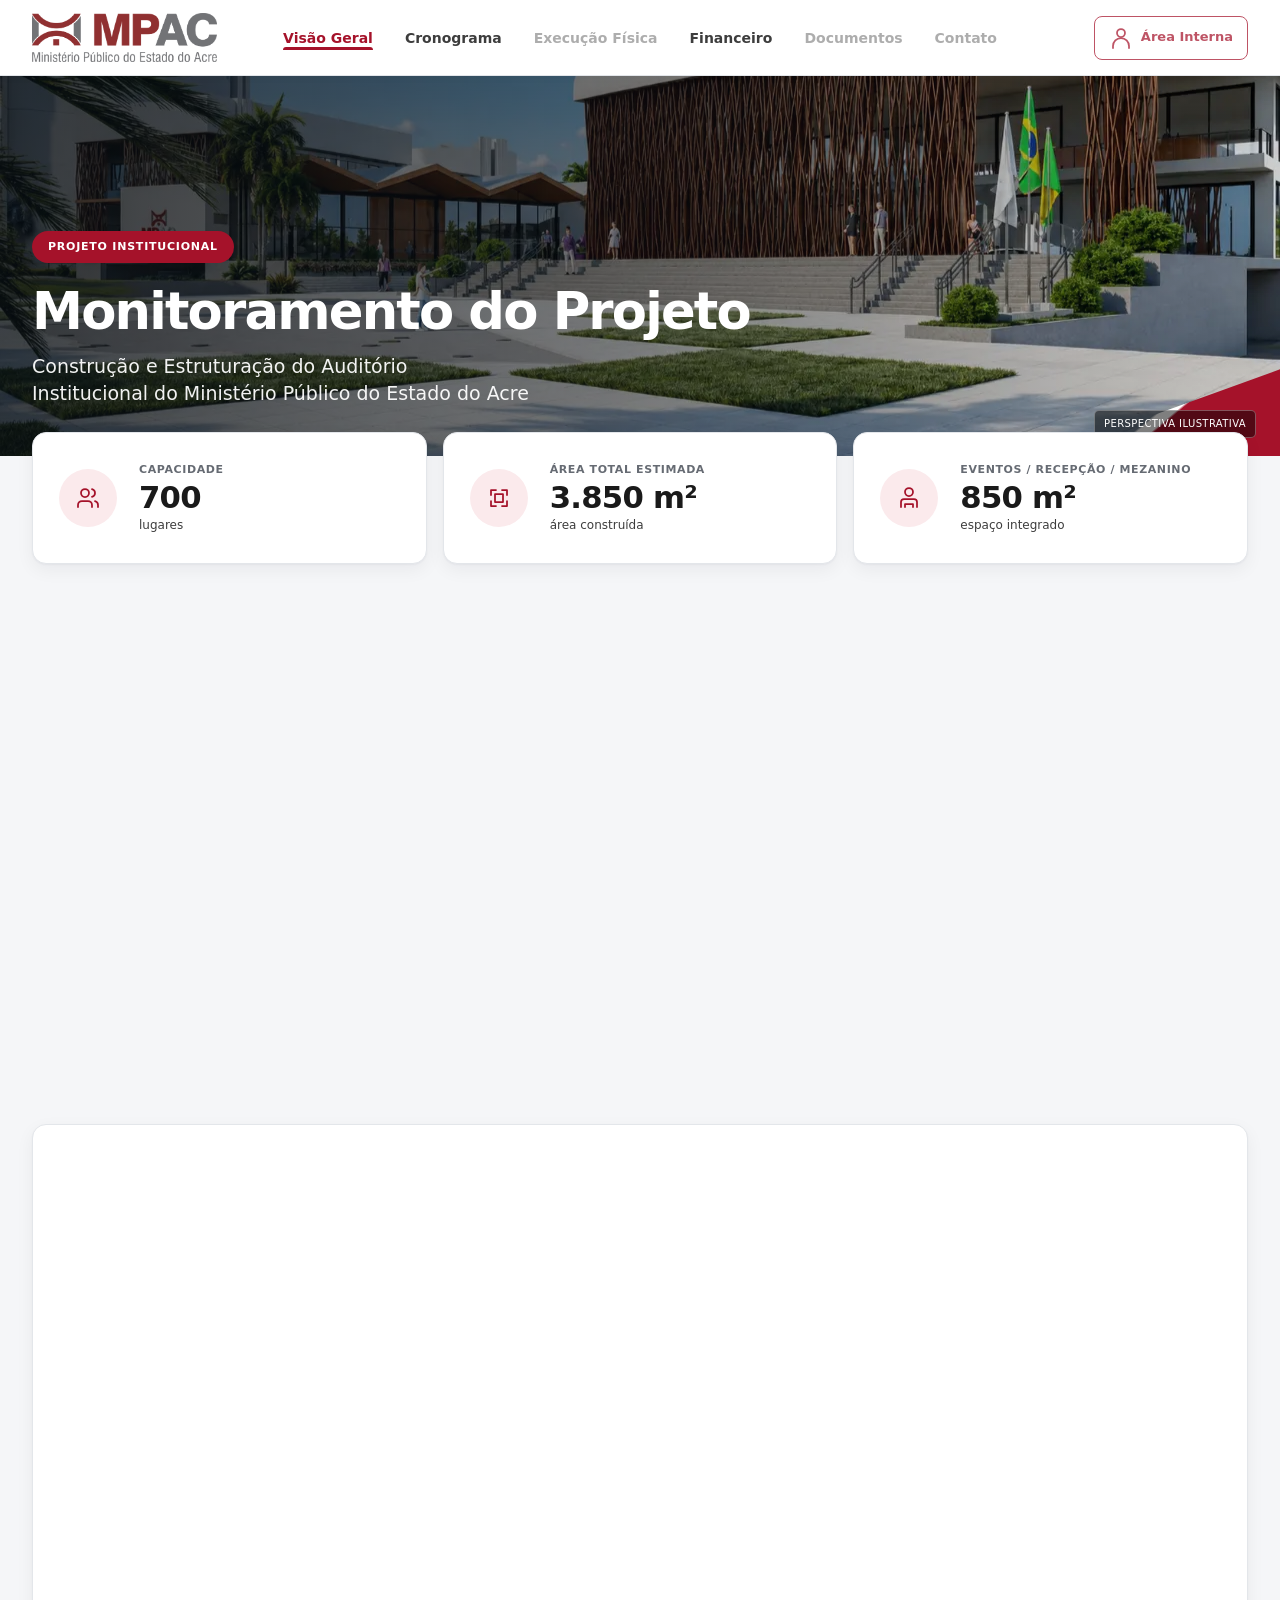
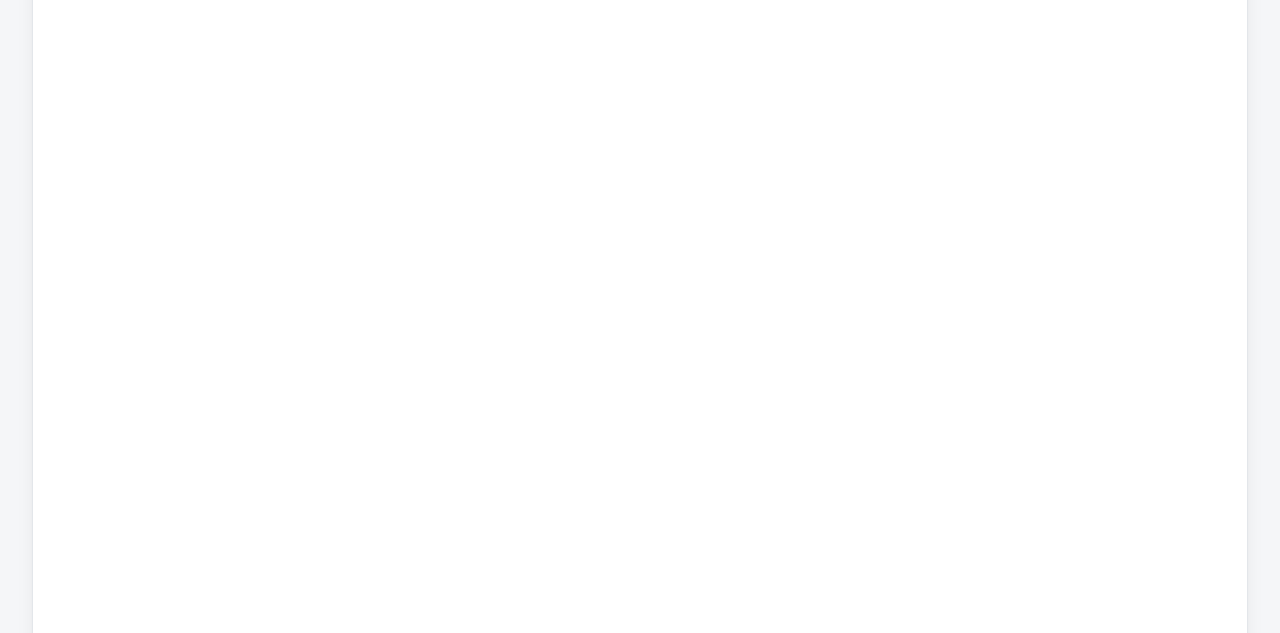
<file: index.html>
<!doctype html>
<html lang="pt-BR" data-page="visao-geral">
<head>
  <meta charset="utf-8">
  <meta name="viewport" content="width=device-width, initial-scale=1">
  <meta name="description" content="Acompanhe a construção e a estruturação do Auditório Institucional do MPAC.">
  <meta name="theme-color" content="#a5122a">
  <link rel="icon" href="assets/favicon.svg" type="image/svg+xml">
  <meta http-equiv="Content-Security-Policy" content="default-src 'self'; img-src 'self' data:; style-src 'self'; script-src 'self'; font-src 'self'; object-src 'none'; base-uri 'self'; form-action 'self'">
  <meta name="referrer" content="strict-origin-when-cross-origin">
  <title>Visão Geral | Auditório Institucional MPAC</title>
  <link rel="preload" as="image" type="image/webp" href="assets/renders/render-02-fachada-principal-1280.webp" imagesrcset="assets/renders/render-02-fachada-principal-640.webp 640w, assets/renders/render-02-fachada-principal-1280.webp 1280w, assets/renders/render-02-fachada-principal-1672.webp 1672w" imagesizes="100vw">
  <link rel="stylesheet" href="css/tokens.css">
  <link rel="stylesheet" href="css/base.css">
  <link rel="stylesheet" href="css/components.css">
  <script type="module" src="js/data-loader.js"></script>
</head>
<body>
  <a class="skip-link" href="#conteudo-principal">Pular para o conteúdo principal</a>
  <header class="site-header">
    <div class="container header-inner">
      <a class="brand" href="index.html" aria-label="MPAC — página inicial do projeto">
        <img src="assets/logo_mpac_topo.png" alt="Ministério Público do Estado do Acre" width="1137" height="307">
      </a>
      <nav class="site-nav" id="site-nav" aria-label="Navegação principal">
        <ul>
          <li><a class="nav-link" href="index.html" aria-current="page">Visão Geral</a></li>
          <li><a class="nav-link" href="cronograma.html">Cronograma</a></li>
          <li><a class="nav-link" href="#" aria-disabled="true" title="Em breve">Execução Física</a></li>
          <li><a class="nav-link" href="financeiro.html">Financeiro</a></li>
          <li><a class="nav-link" href="#" aria-disabled="true" title="Em breve">Documentos</a></li>
          <li><a class="nav-link" href="#" aria-disabled="true" title="Em breve">Contato</a></li>
        </ul>
      </nav>
      <button class="internal-button" type="button" aria-disabled="true" title="Área interna em breve">
        <svg class="icon" aria-hidden="true"><use href="assets/icons.svg#user"></use></svg>
        Área Interna
      </button>
      <button class="menu-button" type="button" aria-controls="site-nav" aria-expanded="false" aria-label="Abrir menu">
        <svg class="icon menu-icon" aria-hidden="true"><use href="assets/icons.svg#menu"></use></svg>
      </button>
    </div>
  </header>
  <button class="nav-scrim" type="button" aria-label="Fechar menu" tabindex="-1"></button>

  <main id="conteudo-principal">
    <section class="hero hero--home" aria-labelledby="hero-title">
      <div class="container hero-inner">
        <span class="hero-badge">Projeto Institucional</span>
        <h1 id="hero-title">Monitoramento do Projeto</h1>
        <p id="hero-subtitle">Construção e Estruturação do Auditório Institucional do Ministério Público do Estado do Acre</p>
      </div>
      <span class="illustrative-tag">Perspectiva ilustrativa</span>
    </section>

    <div class="container main-content">
      <section aria-label="Indicadores principais">
        <div class="kpi-grid" id="kpi-grid"><div class="loading" aria-label="Carregando indicadores"></div></div>
      </section>

      <section class="carousel-section content-section" aria-labelledby="carousel-title">
        <div class="carousel-heading">
          <div>
            <p class="eyebrow">Conheça o projeto</p>
            <h2 class="section-heading" id="carousel-title">Perspectivas 3D do Auditório</h2>
          </div>
          <p>Visualize os espaços, acessos e a integração arquitetônica prevista para o novo auditório.</p>
        </div>
        <div class="project-carousel card" id="project-carousel" aria-roledescription="carrossel" aria-label="Perspectivas ilustrativas do Auditório Institucional do MPAC">
          <div class="carousel-viewport">
            <div class="carousel-track" id="carousel-track"></div>
            <button class="carousel-arrow carousel-arrow--previous" type="button" aria-label="Imagem anterior">
              <svg class="icon" aria-hidden="true"><use href="assets/icons.svg#chevron-left"></use></svg>
            </button>
            <button class="carousel-arrow carousel-arrow--next" type="button" aria-label="Próxima imagem">
              <svg class="icon" aria-hidden="true"><use href="assets/icons.svg#chevron-right"></use></svg>
            </button>
            <span class="carousel-counter" id="carousel-counter" aria-hidden="true"></span>
          </div>
          <div class="carousel-controls">
            <div class="carousel-dots" id="carousel-dots" role="group" aria-label="Selecionar imagem"></div>
            <button class="carousel-toggle" type="button" aria-label="Pausar reprodução automática">
              <svg class="icon" aria-hidden="true"><use href="assets/icons.svg#pause"></use></svg>
              <span>Pausar</span>
            </button>
          </div>
          <p class="sr-only" id="carousel-status" aria-live="polite"></p>
        </div>
      </section>

      <section class="card progress-card content-section" aria-labelledby="progress-title">
        <h2 class="section-heading" id="progress-title">Andamento das Etapas</h2>
        <div class="progress-grid" id="progress-grid"><div class="loading" aria-label="Carregando andamento"></div></div>
        <p class="progress-note" id="progress-note"></p>
      </section>

      <section class="overview-grid content-section" aria-label="Informações do projeto">
        <article class="card" aria-labelledby="milestones-title">
          <h2 class="section-heading" id="milestones-title">Cronograma de Marcos</h2>
          <ol class="milestones" id="milestones-list"></ol>
        </article>
        <article class="card info-card" aria-labelledby="objective-title">
          <h2 class="section-heading" id="objective-title">Objetivo Geral</h2>
          <div class="info-card__body">
            <span class="icon-bubble" aria-hidden="true">
              <svg class="icon"><use href="assets/icons.svg#target"></use></svg>
            </span>
            <p id="objective-text"></p>
          </div>
        </article>
        <article class="card info-card" aria-labelledby="audience-title">
          <h2 class="section-heading" id="audience-title">Público Beneficiado</h2>
          <div class="info-card__body">
            <span class="icon-bubble" aria-hidden="true">
              <svg class="icon"><use href="assets/icons.svg#community"></use></svg>
            </span>
            <p id="audience-text"></p>
          </div>
        </article>
      </section>
    </div>
  </main>

  <div class="address-bar" aria-label="Endereço do empreendimento">
    <div class="address-content">
      <svg class="icon" aria-hidden="true"><use href="assets/icons.svg#pin"></use></svg>
      <span id="project-address"></span>
    </div>
  </div>
  <footer class="site-footer">
    <div class="container footer-inner">
      <div>
        <p>Portal de monitoramento do Auditório Institucional do MPAC</p>
        <div class="footer-meta">
          <span id="last-updated"></span>
          <span id="data-source"></span>
        </div>
      </div>
      <div class="footer-links">
        <a href="https://transparencia.mpac.mp.br/" rel="noopener">Transparência e LAI</a>
        <a href="https://www.mpac.mp.br/ouvidoria/" rel="noopener">Ouvidoria MPAC</a>
      </div>
    </div>
  </footer>
  <noscript><p class="error-message">Este portal usa JavaScript apenas para carregar os dados públicos do projeto. Consulte a fonte estruturada em <a href="data/projeto.json">projeto.json</a>.</p></noscript>
</body>
</html>
</file>
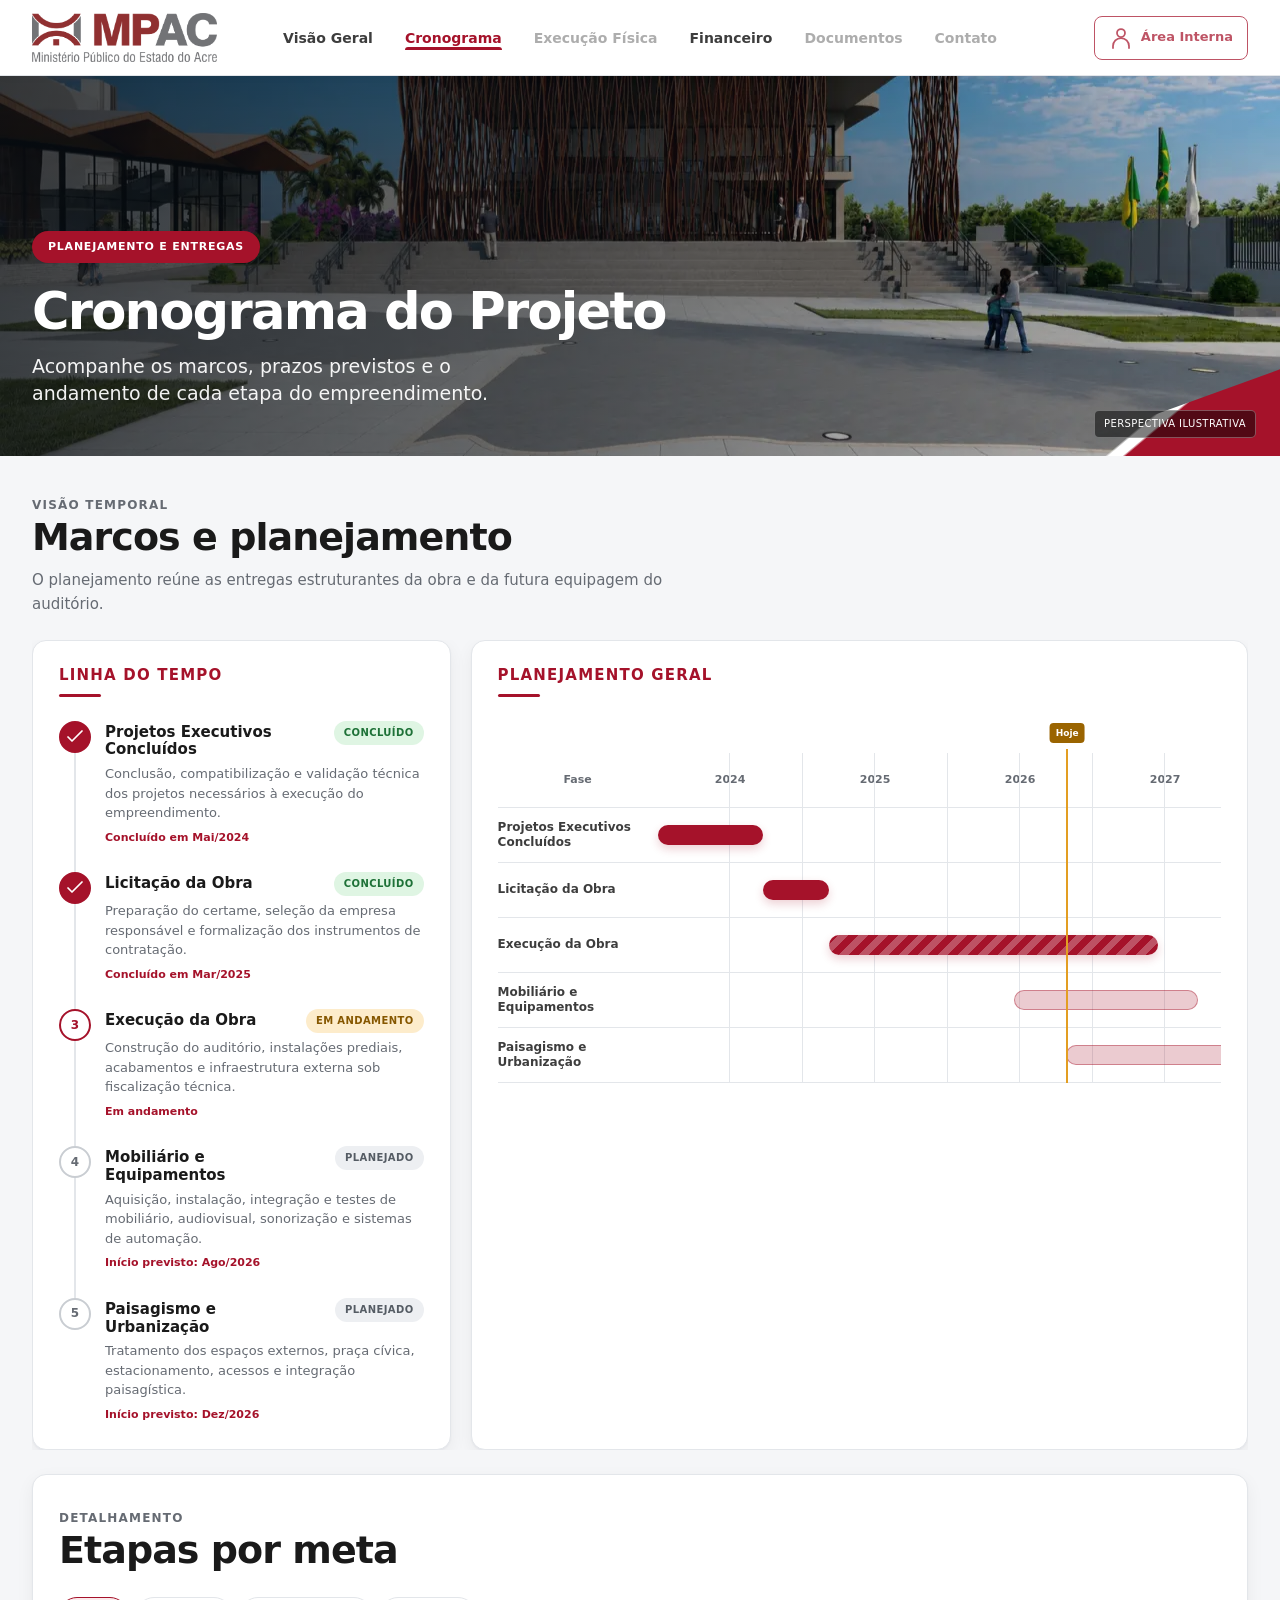
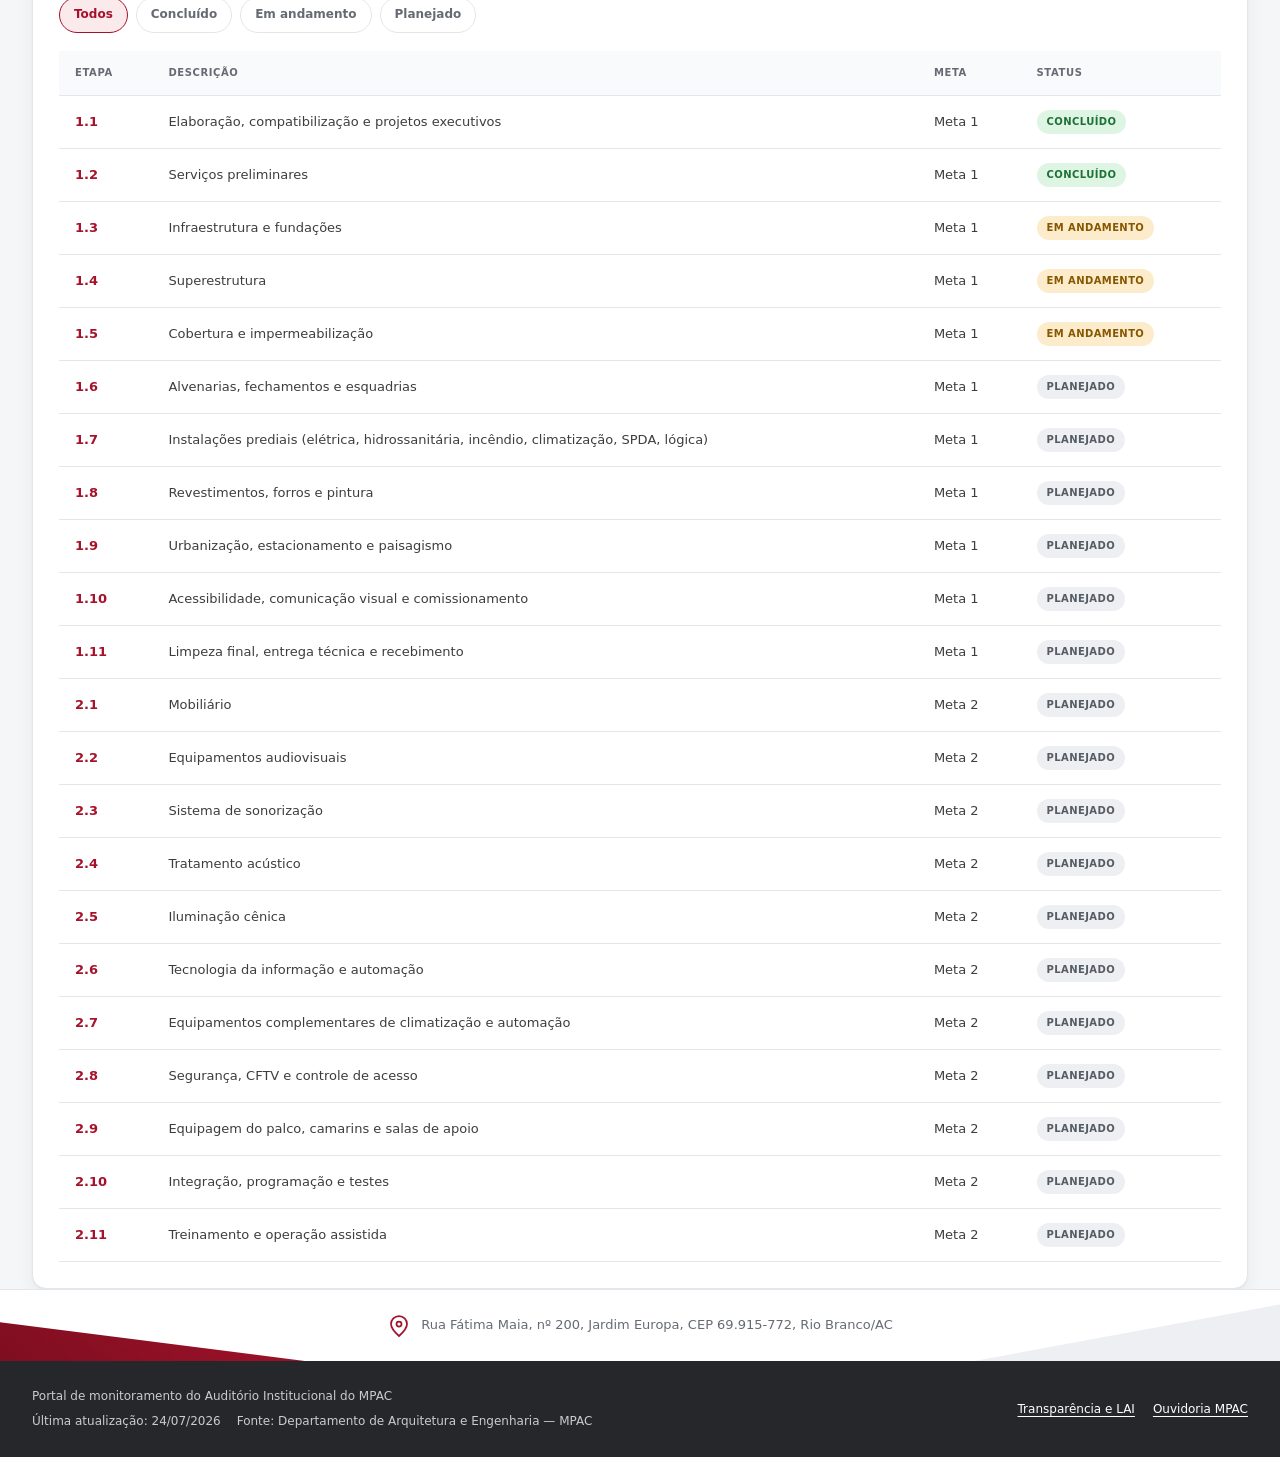
<file: cronograma.html>
<!doctype html>
<html lang="pt-BR" data-page="cronograma">
<head>
  <meta charset="utf-8">
  <meta name="viewport" content="width=device-width, initial-scale=1">
  <meta name="description" content="Cronograma, marcos e etapas do Auditório Institucional do MPAC.">
  <meta name="theme-color" content="#a5122a">
  <link rel="icon" href="assets/favicon.svg" type="image/svg+xml">
  <meta http-equiv="Content-Security-Policy" content="default-src 'self'; img-src 'self' data:; style-src 'self'; script-src 'self'; font-src 'self'; object-src 'none'; base-uri 'self'; form-action 'self'">
  <meta name="referrer" content="strict-origin-when-cross-origin">
  <title>Cronograma | Auditório Institucional MPAC</title>
  <link rel="preload" as="image" type="image/webp" href="assets/renders/render-01-praca-civica-1280.webp">
  <link rel="stylesheet" href="css/tokens.css">
  <link rel="stylesheet" href="css/base.css">
  <link rel="stylesheet" href="css/components.css">
  <script type="module" src="js/data-loader.js"></script>
</head>
<body>
  <a class="skip-link" href="#conteudo-principal">Pular para o conteúdo principal</a>
  <header class="site-header">
    <div class="container header-inner">
      <a class="brand" href="index.html" aria-label="MPAC — página inicial do projeto">
        <img src="assets/logo_mpac_topo.png" alt="Ministério Público do Estado do Acre" width="1137" height="307">
      </a>
      <nav class="site-nav" id="site-nav" aria-label="Navegação principal">
        <ul>
          <li><a class="nav-link" href="index.html">Visão Geral</a></li>
          <li><a class="nav-link" href="cronograma.html" aria-current="page">Cronograma</a></li>
          <li><a class="nav-link" href="#" aria-disabled="true" title="Em breve">Execução Física</a></li>
          <li><a class="nav-link" href="financeiro.html">Financeiro</a></li>
          <li><a class="nav-link" href="#" aria-disabled="true" title="Em breve">Documentos</a></li>
          <li><a class="nav-link" href="#" aria-disabled="true" title="Em breve">Contato</a></li>
        </ul>
      </nav>
      <button class="internal-button" type="button" aria-disabled="true" title="Área interna em breve">
        <svg class="icon" aria-hidden="true"><use href="assets/icons.svg#user"></use></svg>
        Área Interna
      </button>
      <button class="menu-button" type="button" aria-controls="site-nav" aria-expanded="false" aria-label="Abrir menu">
        <svg class="icon menu-icon" aria-hidden="true"><use href="assets/icons.svg#menu"></use></svg>
      </button>
    </div>
  </header>
  <button class="nav-scrim" type="button" aria-label="Fechar menu" tabindex="-1"></button>

  <main id="conteudo-principal">
    <section class="hero hero--timeline" aria-labelledby="hero-title">
      <div class="container hero-inner">
        <span class="hero-badge">Planejamento e Entregas</span>
        <h1 id="hero-title">Cronograma do Projeto</h1>
        <p>Acompanhe os marcos, prazos previstos e o andamento de cada etapa do empreendimento.</p>
      </div>
      <span class="illustrative-tag">Perspectiva ilustrativa</span>
    </section>

    <div class="container main-content">
      <header class="page-intro">
        <div>
          <p class="eyebrow">Visão temporal</p>
          <h2>Marcos e planejamento</h2>
          <p>O planejamento reúne as entregas estruturantes da obra e da futura equipagem do auditório.</p>
        </div>
      </header>

      <section class="timeline-layout content-section">
        <article class="card expanded-timeline" aria-labelledby="expanded-title">
          <h2 class="section-heading" id="expanded-title">Linha do Tempo</h2>
          <ol class="expanded-milestones" id="expanded-milestones"></ol>
        </article>
        <article class="card gantt-card" aria-labelledby="gantt-title">
          <h2 class="section-heading" id="gantt-title">Planejamento Geral</h2>
          <div class="gantt-scroll">
            <div class="gantt" id="gantt-chart" role="img" aria-label="Gráfico de Gantt do projeto entre maio de 2024 e dezembro de 2027"></div>
          </div>
          <div id="gantt-accessible" class="sr-only"></div>
        </article>
      </section>

      <section class="card data-table-card content-section" aria-labelledby="stages-title">
        <div class="page-intro">
          <div>
            <p class="eyebrow">Detalhamento</p>
            <h2 id="stages-title">Etapas por meta</h2>
          </div>
        </div>
        <div class="filter-bar" role="group" aria-label="Filtrar etapas por status">
          <button class="filter-button" type="button" data-filter="todos" aria-pressed="true">Todos</button>
          <button class="filter-button" type="button" data-filter="concluido" aria-pressed="false">Concluído</button>
          <button class="filter-button" type="button" data-filter="andamento" aria-pressed="false">Em andamento</button>
          <button class="filter-button" type="button" data-filter="planejado" aria-pressed="false">Planejado</button>
        </div>
        <div class="table-scroll">
          <table class="data-table">
            <caption class="sr-only">Etapas da Meta 1 e da Meta 2, com descrição e status</caption>
            <thead><tr><th scope="col">Etapa</th><th scope="col">Descrição</th><th scope="col">Meta</th><th scope="col">Status</th></tr></thead>
            <tbody id="schedule-table-body"></tbody>
          </table>
        </div>
      </section>
    </div>
  </main>

  <div class="address-bar" aria-label="Endereço do empreendimento">
    <div class="address-content"><svg class="icon" aria-hidden="true"><use href="assets/icons.svg#pin"></use></svg><span id="project-address"></span></div>
  </div>
  <footer class="site-footer">
    <div class="container footer-inner">
      <div>
        <p>Portal de monitoramento do Auditório Institucional do MPAC</p>
        <div class="footer-meta"><span id="last-updated"></span><span id="data-source"></span></div>
      </div>
      <div class="footer-links">
        <a href="https://transparencia.mpac.mp.br/" rel="noopener">Transparência e LAI</a>
        <a href="https://www.mpac.mp.br/ouvidoria/" rel="noopener">Ouvidoria MPAC</a>
      </div>
    </div>
  </footer>
  <noscript><p class="error-message">Consulte os dados públicos do cronograma em <a href="data/projeto.json">projeto.json</a>.</p></noscript>
</body>
</html>
</file>
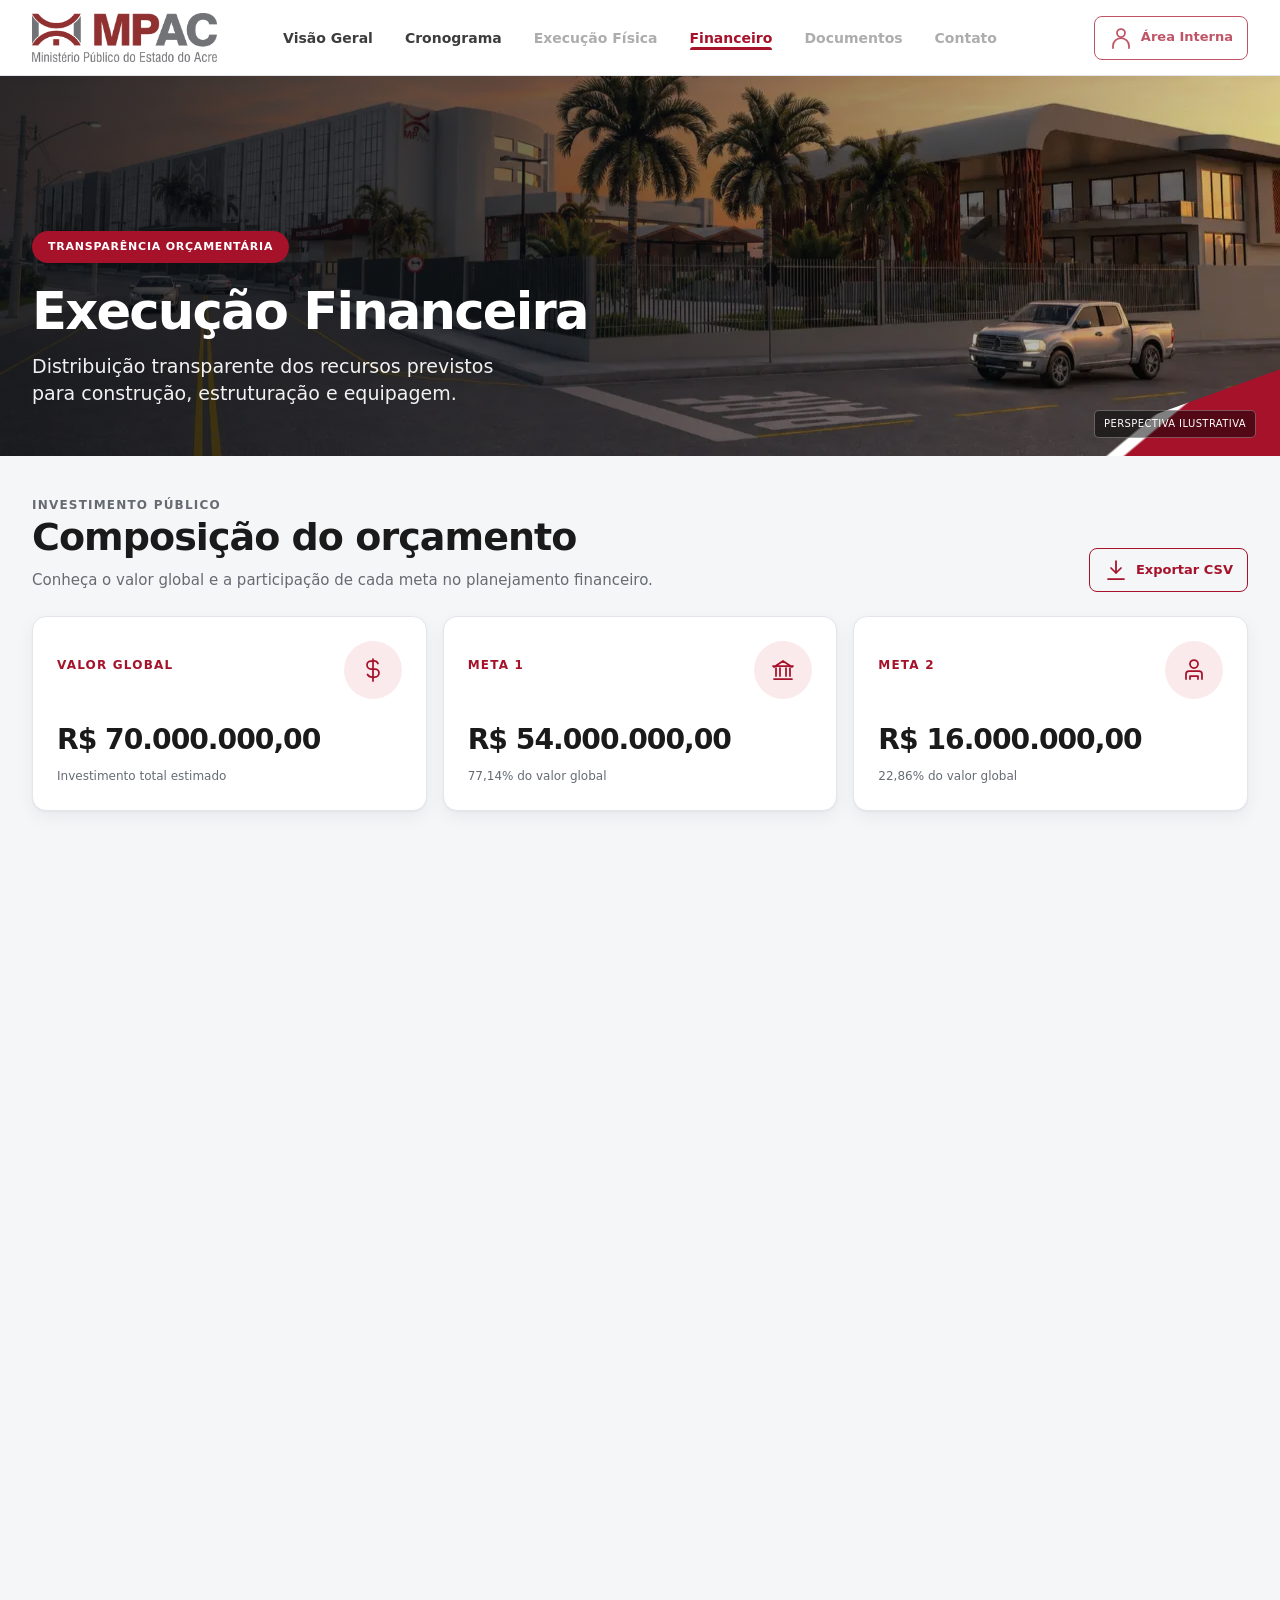
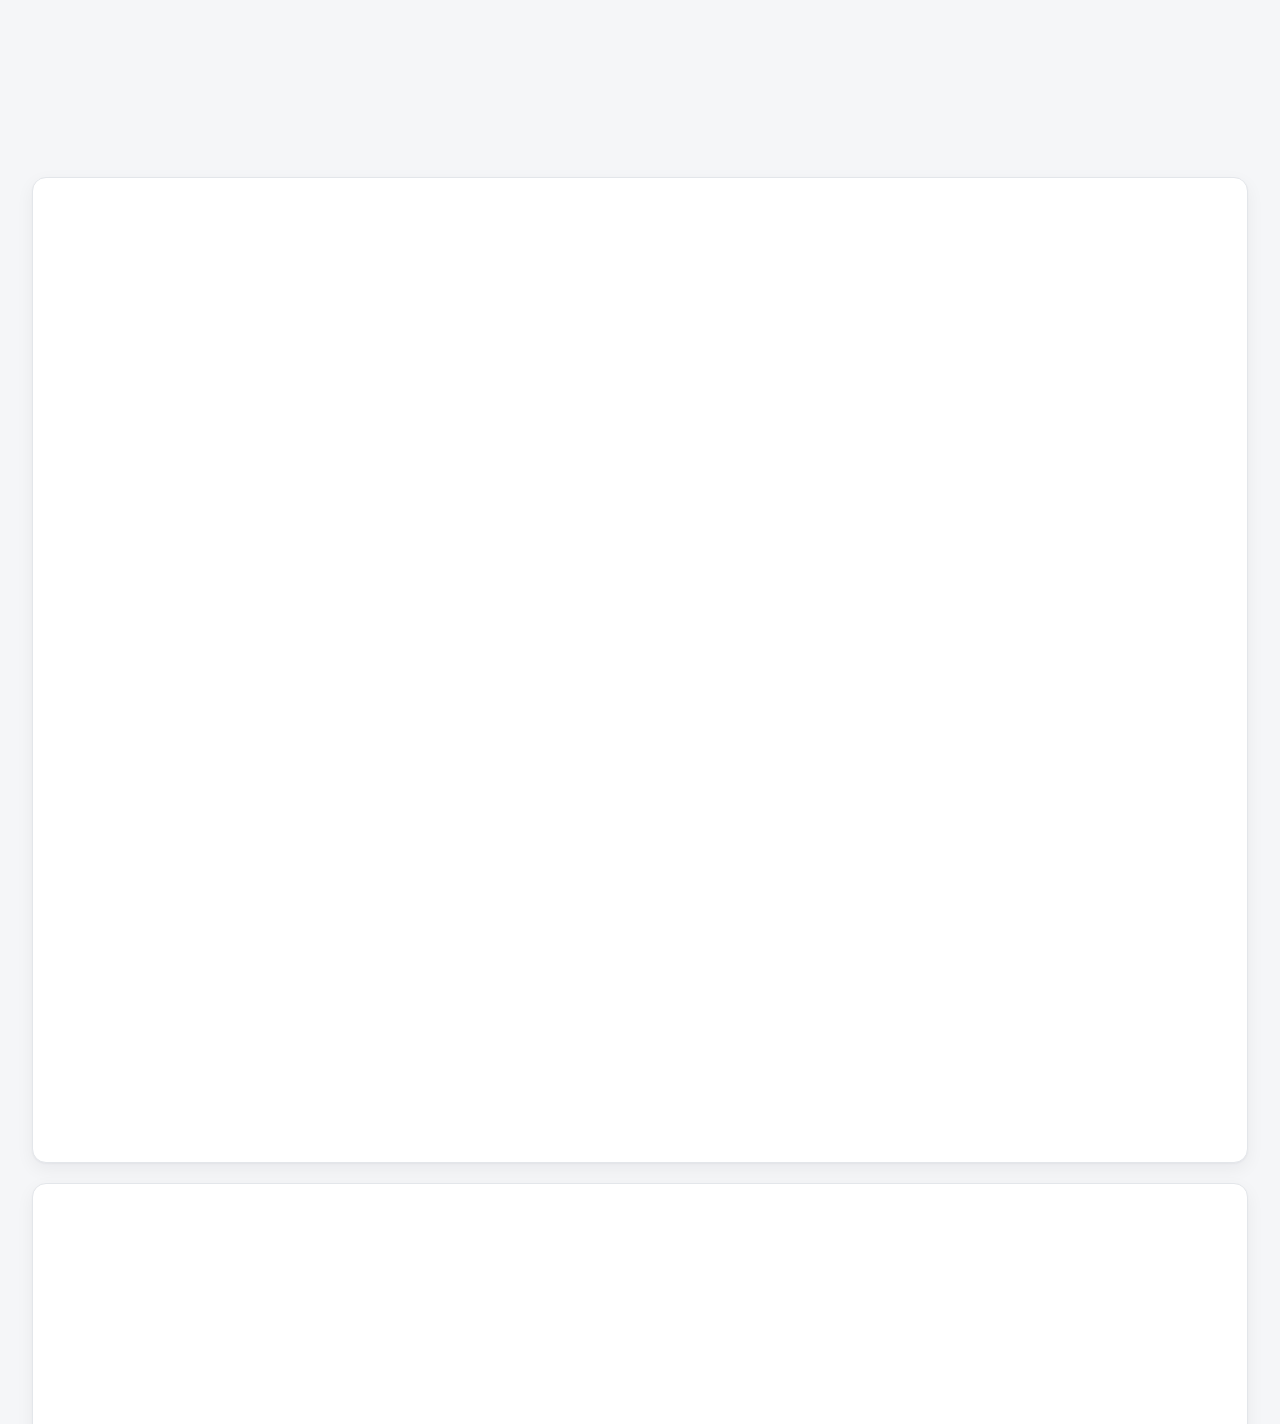
<file: financeiro.html>
<!doctype html>
<html lang="pt-BR" data-page="financeiro">
<head>
  <meta charset="utf-8">
  <meta name="viewport" content="width=device-width, initial-scale=1">
  <meta name="description" content="Distribuição dos recursos do Auditório Institucional do MPAC por meta e etapa.">
  <meta name="theme-color" content="#a5122a">
  <link rel="icon" href="assets/favicon.svg" type="image/svg+xml">
  <meta http-equiv="Content-Security-Policy" content="default-src 'self'; img-src 'self' data: blob:; style-src 'self'; script-src 'self'; font-src 'self'; object-src 'none'; base-uri 'self'; form-action 'self'">
  <meta name="referrer" content="strict-origin-when-cross-origin">
  <title>Financeiro | Auditório Institucional MPAC</title>
  <link rel="preload" as="image" type="image/webp" href="assets/renders/render-03-conjunto-entardecer-1280.webp">
  <link rel="stylesheet" href="css/tokens.css">
  <link rel="stylesheet" href="css/base.css">
  <link rel="stylesheet" href="css/components.css">
  <script type="module" src="js/data-loader.js"></script>
</head>
<body>
  <a class="skip-link" href="#conteudo-principal">Pular para o conteúdo principal</a>
  <header class="site-header">
    <div class="container header-inner">
      <a class="brand" href="index.html" aria-label="MPAC — página inicial do projeto">
        <img src="assets/logo_mpac_topo.png" alt="Ministério Público do Estado do Acre" width="1137" height="307">
      </a>
      <nav class="site-nav" id="site-nav" aria-label="Navegação principal">
        <ul>
          <li><a class="nav-link" href="index.html">Visão Geral</a></li>
          <li><a class="nav-link" href="cronograma.html">Cronograma</a></li>
          <li><a class="nav-link" href="#" aria-disabled="true" title="Em breve">Execução Física</a></li>
          <li><a class="nav-link" href="financeiro.html" aria-current="page">Financeiro</a></li>
          <li><a class="nav-link" href="#" aria-disabled="true" title="Em breve">Documentos</a></li>
          <li><a class="nav-link" href="#" aria-disabled="true" title="Em breve">Contato</a></li>
        </ul>
      </nav>
      <button class="internal-button" type="button" aria-disabled="true" title="Área interna em breve">
        <svg class="icon" aria-hidden="true"><use href="assets/icons.svg#user"></use></svg>
        Área Interna
      </button>
      <button class="menu-button" type="button" aria-controls="site-nav" aria-expanded="false" aria-label="Abrir menu">
        <svg class="icon menu-icon" aria-hidden="true"><use href="assets/icons.svg#menu"></use></svg>
      </button>
    </div>
  </header>
  <button class="nav-scrim" type="button" aria-label="Fechar menu" tabindex="-1"></button>

  <main id="conteudo-principal">
    <section class="hero hero--finance" aria-labelledby="hero-title">
      <div class="container hero-inner">
        <span class="hero-badge">Transparência Orçamentária</span>
        <h1 id="hero-title">Execução Financeira</h1>
        <p>Distribuição transparente dos recursos previstos para construção, estruturação e equipagem.</p>
      </div>
      <span class="illustrative-tag">Perspectiva ilustrativa</span>
    </section>

    <div class="container main-content">
      <header class="page-intro">
        <div>
          <p class="eyebrow">Investimento público</p>
          <h2>Composição do orçamento</h2>
          <p>Conheça o valor global e a participação de cada meta no planejamento financeiro.</p>
        </div>
        <button class="export-button" id="export-csv" type="button">
          <svg class="icon" aria-hidden="true"><use href="assets/icons.svg#download"></use></svg>
          Exportar CSV
        </button>
      </header>

      <section class="finance-kpis" id="finance-kpis" aria-label="Indicadores financeiros"></section>

      <section class="finance-overview content-section">
        <article class="card donut-card" aria-labelledby="donut-title">
          <h2 class="section-heading" id="donut-title">Distribuição por Meta</h2>
          <div class="donut-layout">
            <div id="donut-chart"></div>
            <div class="chart-legend" id="donut-legend"></div>
          </div>
        </article>
        <article class="card binding-card" aria-labelledby="binding-title">
          <span class="icon-bubble" aria-hidden="true"><svg class="icon"><use href="assets/icons.svg#bank"></use></svg></span>
          <div>
            <h2 class="section-heading" id="binding-title">Vinculação Orçamentária</h2>
            <div class="binding-list" id="binding-list"></div>
          </div>
        </article>
      </section>

      <div id="budget-tables"></div>

      <aside class="finance-note" aria-label="Nota sobre os valores">
        <svg class="icon" aria-hidden="true"><use href="assets/icons.svg#info"></use></svg>
        <p id="finance-note-text"></p>
      </aside>
    </div>
  </main>

  <div class="address-bar" aria-label="Endereço do empreendimento">
    <div class="address-content"><svg class="icon" aria-hidden="true"><use href="assets/icons.svg#pin"></use></svg><span id="project-address"></span></div>
  </div>
  <footer class="site-footer">
    <div class="container footer-inner">
      <div>
        <p>Portal de monitoramento do Auditório Institucional do MPAC</p>
        <div class="footer-meta"><span id="last-updated"></span><span id="data-source"></span></div>
      </div>
      <div class="footer-links">
        <a href="https://transparencia.mpac.mp.br/" rel="noopener">Transparência e LAI</a>
        <a href="https://www.mpac.mp.br/ouvidoria/" rel="noopener">Ouvidoria MPAC</a>
      </div>
    </div>
  </footer>
  <noscript><p class="error-message">Consulte os dados financeiros públicos em <a href="data/projeto.json">projeto.json</a>.</p></noscript>
</body>
</html>
</file>
<file: css/tokens.css>
:root {
  --mpac-red: #a5122a;
  --mpac-red-dark: #7e0e20;
  --mpac-red-soft: #fbeaec;
  --ink-950: #101114;
  --ink-900: #1a1a1a;
  --ink-700: #3d3d3d;
  --ink-500: #666b73;
  --ink-300: #c9cdd2;
  --line: #e3e6ea;
  --surface: #ffffff;
  --bg: #f5f6f8;
  --bg-diagonal: #edeff2;
  --status-done-bg: #dff5e3;
  --status-done-fg: #1e7137;
  --status-running-bg: #fdeccb;
  --status-running-fg: #865700;
  --status-planned-bg: #edeff2;
  --status-planned-fg: #555c64;
  --font-sans: "Inter", "Segoe UI", system-ui, -apple-system, BlinkMacSystemFont, sans-serif;
  --sp-1: 4px;
  --sp-2: 8px;
  --sp-3: 12px;
  --sp-4: 16px;
  --sp-5: 24px;
  --sp-6: 32px;
  --sp-7: 48px;
  --sp-8: 64px;
  --radius-card: 14px;
  --radius-pill: 999px;
  --radius-btn: 8px;
  --shadow-card: 0 1px 2px rgba(16, 24, 40, .04), 0 6px 18px rgba(16, 24, 40, .055);
  --shadow-hover: 0 2px 4px rgba(16, 24, 40, .06), 0 12px 28px rgba(16, 24, 40, .1);
  --container-max: 1440px;
  --gutter: 32px;
  --header-height: 76px;
}
</file>
<file: css/base.css>
*,
*::before,
*::after {
  box-sizing: border-box;
}

html {
  color-scheme: light;
  scroll-behavior: smooth;
  scroll-padding-top: calc(var(--header-height) + 20px);
}

body {
  margin: 0;
  background: var(--bg);
  color: var(--ink-700);
  font-family: var(--font-sans);
  font-size: 15px;
  line-height: 1.6;
  text-rendering: optimizeLegibility;
  -webkit-font-smoothing: antialiased;
}

body.nav-open {
  overflow: hidden;
}

img,
svg {
  display: block;
  max-width: 100%;
}

button,
a {
  font: inherit;
}

button {
  color: inherit;
}

a {
  color: var(--mpac-red);
}

h1,
h2,
h3,
p,
figure {
  margin-top: 0;
}

h1,
h2,
h3 {
  color: var(--ink-900);
  line-height: 1.18;
}

.container {
  width: min(calc(100% - (var(--gutter) * 2)), var(--container-max));
  margin-inline: auto;
}

.skip-link {
  position: fixed;
  z-index: 1000;
  top: 8px;
  left: 8px;
  padding: 10px 14px;
  border-radius: 6px;
  background: var(--ink-950);
  color: white;
  transform: translateY(-150%);
  transition: transform .15s ease;
}

.skip-link:focus {
  transform: translateY(0);
}

:focus-visible {
  outline: 3px solid var(--mpac-red);
  outline-offset: 3px;
}

.section-heading {
  position: relative;
  margin-bottom: 24px;
  padding-bottom: 12px;
  color: var(--mpac-red);
  font-size: 15px;
  font-weight: 760;
  letter-spacing: .08em;
  text-transform: uppercase;
}

.section-heading::after {
  position: absolute;
  bottom: 0;
  left: 0;
  width: 42px;
  height: 3px;
  border-radius: 3px;
  background: var(--mpac-red);
  content: "";
}

.eyebrow {
  margin-bottom: 8px;
  color: var(--mpac-red);
  font-size: 12px;
  font-weight: 750;
  letter-spacing: .1em;
  text-transform: uppercase;
}

.card {
  border: 1px solid var(--line);
  border-radius: var(--radius-card);
  background: var(--surface);
  box-shadow: var(--shadow-card);
}

.icon {
  width: 24px;
  height: 24px;
  fill: none;
  stroke: currentColor;
  stroke-linecap: round;
  stroke-linejoin: round;
  stroke-width: 1.75;
}

.icon-bubble {
  display: grid;
  flex: 0 0 auto;
  width: 58px;
  height: 58px;
  place-items: center;
  border-radius: 50%;
  background: var(--mpac-red-soft);
  color: var(--mpac-red);
}

.status {
  display: inline-flex;
  align-items: center;
  justify-content: center;
  min-height: 24px;
  padding: 4px 10px;
  border-radius: var(--radius-pill);
  font-size: 10px;
  font-weight: 780;
  letter-spacing: .04em;
  line-height: 1;
  text-transform: uppercase;
  white-space: nowrap;
}

.status--concluido {
  background: var(--status-done-bg);
  color: var(--status-done-fg);
}

.status--andamento {
  background: var(--status-running-bg);
  color: var(--status-running-fg);
}

.status--planejado {
  background: var(--status-planned-bg);
  color: var(--status-planned-fg);
}

.sr-only {
  position: absolute !important;
  width: 1px !important;
  height: 1px !important;
  padding: 0 !important;
  overflow: hidden !important;
  clip: rect(0, 0, 0, 0) !important;
  white-space: nowrap !important;
  border: 0 !important;
}

.content-section {
  content-visibility: auto;
  contain-intrinsic-size: 500px;
}

.loading {
  min-height: 120px;
  border-radius: var(--radius-card);
  background: linear-gradient(90deg, #eef0f2 20%, #f8f9fa 40%, #eef0f2 60%);
  background-size: 220% 100%;
  animation: shimmer 1.35s infinite linear;
}

.error-message {
  max-width: 900px;
  margin: 40px auto;
  padding: 24px;
  border-left: 4px solid var(--mpac-red);
  background: var(--surface);
}

@keyframes shimmer {
  to { background-position: -220% 0; }
}

@media (max-width: 899px) {
  :root {
    --gutter: 20px;
    --header-height: 68px;
  }
}

@media (prefers-reduced-motion: reduce) {
  *,
  *::before,
  *::after {
    scroll-behavior: auto !important;
    animation-duration: .01ms !important;
    animation-iteration-count: 1 !important;
    transition-duration: .01ms !important;
  }
}
</file>
<file: css/components.css>
.site-header {
  position: sticky;
  z-index: 100;
  top: 0;
  height: var(--header-height);
  border-bottom: 1px solid var(--line);
  background: rgba(255, 255, 255, .96);
  box-shadow: 0 1px 10px rgba(16, 24, 40, .03);
  backdrop-filter: blur(12px);
}

.header-inner {
  display: grid;
  height: 100%;
  grid-template-columns: minmax(205px, 1fr) auto minmax(155px, 1fr);
  align-items: center;
  gap: 28px;
}

.brand {
  display: inline-flex;
  align-items: center;
  justify-self: start;
  color: var(--ink-900);
  text-decoration: none;
}

.brand img {
  width: 185px;
  height: auto;
}

.site-nav {
  display: flex;
  height: 100%;
  align-self: center;
  align-items: center;
}

.site-nav ul {
  display: flex;
  height: 100%;
  margin: 0;
  padding: 0;
  align-items: center;
  gap: 32px;
  list-style: none;
}

.nav-link {
  position: relative;
  display: inline-flex;
  height: 100%;
  align-items: center;
  color: var(--ink-700);
  font-size: 14px;
  font-weight: 570;
  text-decoration: none;
}

.nav-link:hover {
  color: var(--mpac-red);
}

.nav-link[aria-current="page"] {
  color: var(--mpac-red);
  font-weight: 720;
}

.nav-link[aria-current="page"]::after {
  position: absolute;
  right: 0;
  bottom: -1px;
  left: 0;
  height: 3px;
  border-radius: 3px 3px 0 0;
  background: var(--mpac-red);
  content: "";
}

.nav-link[aria-disabled="true"] {
  cursor: not-allowed;
  opacity: .42;
}

.nav-link[aria-disabled="true"]::before {
  position: absolute;
  z-index: 2;
  top: calc(100% - 4px);
  left: 50%;
  padding: 5px 8px;
  border-radius: 5px;
  background: var(--ink-950);
  color: white;
  content: "Em breve";
  font-size: 10px;
  opacity: 0;
  pointer-events: none;
  transform: translate(-50%, 5px);
  transition: opacity .15s ease, transform .15s ease;
  white-space: nowrap;
}

.nav-link[aria-disabled="true"]:hover::before,
.nav-link[aria-disabled="true"]:focus-visible::before {
  opacity: 1;
  transform: translate(-50%, 0);
}

.internal-button,
.export-button {
  display: inline-flex;
  min-height: 42px;
  padding: 9px 14px;
  align-items: center;
  justify-content: center;
  gap: 8px;
  border: 1.5px solid var(--mpac-red);
  border-radius: var(--radius-btn);
  background: transparent;
  color: var(--mpac-red);
  font-size: 13px;
  font-weight: 680;
  text-decoration: none;
  transition: background-color .18s ease, color .18s ease, box-shadow .18s ease;
}

.internal-button {
  justify-self: end;
  cursor: not-allowed;
  opacity: .72;
}

.internal-button:hover,
.export-button:hover {
  background: var(--mpac-red);
  color: white;
  box-shadow: 0 6px 16px rgba(165, 18, 42, .2);
}

.menu-button {
  display: none;
  width: 44px;
  height: 44px;
  padding: 0;
  place-items: center;
  border: 1px solid var(--line);
  border-radius: 8px;
  background: white;
  color: var(--ink-900);
}

.nav-scrim {
  display: none;
}

.hero {
  position: relative;
  min-height: 380px;
  overflow: hidden;
  background-position: center 58%;
  background-size: cover;
  isolation: isolate;
}

.hero::before {
  position: absolute;
  z-index: -1;
  inset: 0;
  background: linear-gradient(100deg, rgba(8, 14, 20, .78) 0%, rgba(8, 14, 20, .54) 46%, rgba(8, 14, 20, .12) 100%);
  content: "";
}

.hero::after {
  position: absolute;
  right: -1px;
  bottom: -1px;
  width: min(19vw, 290px);
  height: 88px;
  background: linear-gradient(140deg, transparent 49%, white 50%, white 54%, var(--mpac-red) 55%);
  clip-path: polygon(100% 0, 100% 100%, 0 100%);
  content: "";
}

.hero--home {
  background-image: image-set(
    url("../assets/renders/render-02-fachada-principal-1280.webp") type("image/webp"),
    url("../assets/renders/render-02-fachada-principal-1280.jpg") type("image/jpeg")
  );
}

.hero--timeline {
  background-image: image-set(
    url("../assets/renders/render-01-praca-civica-1280.webp") type("image/webp"),
    url("../assets/renders/render-01-praca-civica-1280.jpg") type("image/jpeg")
  );
}

.hero--finance {
  background-image: image-set(
    url("../assets/renders/render-03-conjunto-entardecer-1280.webp") type("image/webp"),
    url("../assets/renders/render-03-conjunto-entardecer-1280.jpg") type("image/jpeg")
  );
}

.hero-inner {
  display: flex;
  min-height: 380px;
  padding-top: 58px;
  padding-bottom: 48px;
  flex-direction: column;
  align-items: flex-start;
  justify-content: flex-end;
}

.hero-badge {
  margin-bottom: 18px;
  padding: 7px 16px;
  border-radius: var(--radius-pill);
  background: var(--mpac-red);
  color: white;
  font-size: 11px;
  font-weight: 760;
  letter-spacing: .07em;
  text-transform: uppercase;
}

.hero h1 {
  max-width: 780px;
  margin-bottom: 12px;
  color: white;
  font-size: clamp(38px, 4vw, 56px);
  font-weight: 770;
  letter-spacing: -.035em;
  text-wrap: balance;
}

.hero p {
  max-width: 720px;
  margin-bottom: 0;
  color: rgba(255, 255, 255, .94);
  font-size: 19px;
  line-height: 1.45;
  text-wrap: balance;
}

.illustrative-tag {
  position: absolute;
  z-index: 2;
  right: 24px;
  bottom: 18px;
  padding: 5px 9px;
  border: 1px solid rgba(255, 255, 255, .3);
  border-radius: 5px;
  background: rgba(0, 0, 0, .5);
  color: white;
  font-size: 10px;
  letter-spacing: .04em;
  text-transform: uppercase;
}

.main-content {
  padding: 32px 0 0;
}

.kpi-grid {
  display: grid;
  margin-top: -56px;
  margin-bottom: 28px;
  grid-template-columns: repeat(3, minmax(0, 1fr));
  gap: 16px;
  position: relative;
  z-index: 4;
}

.kpi-card {
  display: flex;
  min-height: 132px;
  padding: 26px;
  align-items: center;
  gap: 22px;
  transition: transform .18s ease-out, box-shadow .18s ease-out;
}

.kpi-card:hover {
  box-shadow: var(--shadow-hover);
  transform: translateY(-2px);
}

.kpi-content {
  min-width: 0;
}

.kpi-label {
  display: block;
  margin-bottom: 3px;
  color: var(--ink-500);
  font-size: 11px;
  font-weight: 720;
  letter-spacing: .055em;
  line-height: 1.25;
  text-transform: uppercase;
}

.kpi-value {
  display: block;
  color: var(--ink-900);
  font-size: clamp(28px, 2.4vw, 36px);
  font-weight: 780;
  letter-spacing: -.025em;
  line-height: 1.15;
}

.kpi-note {
  display: block;
  margin-top: 3px;
  color: var(--ink-700);
  font-size: 12px;
  line-height: 1.25;
}

.carousel-section {
  margin-bottom: 24px;
}

.carousel-heading {
  display: flex;
  margin-bottom: 18px;
  align-items: flex-end;
  justify-content: space-between;
  gap: 32px;
}

.carousel-heading .section-heading {
  margin-bottom: 0;
}

.carousel-heading > p {
  max-width: 560px;
  margin: 0 0 10px;
  color: var(--ink-500);
  font-size: 13px;
  text-align: right;
}

.project-carousel {
  overflow: hidden;
}

.carousel-viewport {
  position: relative;
  overflow: hidden;
  aspect-ratio: 16 / 7;
  background: var(--ink-950);
  outline: none;
}

.carousel-track {
  display: flex;
  height: 100%;
  transition: transform .65s cubic-bezier(.22, 1, .36, 1);
  will-change: transform;
}

.carousel-track.is-jumping {
  transition: none;
}

.carousel-slide {
  position: relative;
  min-width: 100%;
  height: 100%;
  margin: 0;
  overflow: hidden;
  background: var(--ink-950);
}

.carousel-slide picture,
.carousel-slide img {
  width: 100%;
  height: 100%;
}

.carousel-slide img {
  object-fit: cover;
  object-position: center;
}

.carousel-slide::after {
  position: absolute;
  inset: 55% 0 0;
  background: linear-gradient(to bottom, transparent, rgba(7, 9, 12, .82));
  content: "";
  pointer-events: none;
}

.carousel-slide figcaption {
  position: absolute;
  z-index: 2;
  right: 28px;
  bottom: 24px;
  left: 28px;
  display: flex;
  align-items: flex-end;
  justify-content: space-between;
  gap: 24px;
  color: white;
}

.carousel-slide figcaption span {
  max-width: 680px;
  font-size: 17px;
  font-weight: 680;
  line-height: 1.35;
}

.carousel-slide figcaption small {
  max-width: 340px;
  color: rgba(255, 255, 255, .78);
  font-size: 11px;
  font-style: italic;
  line-height: 1.4;
  text-align: right;
}

.carousel-arrow {
  position: absolute;
  z-index: 3;
  top: 50%;
  display: grid;
  width: 48px;
  height: 48px;
  padding: 0;
  place-items: center;
  border: 1px solid rgba(255, 255, 255, .38);
  border-radius: 50%;
  background: rgba(12, 15, 20, .62);
  color: white;
  cursor: pointer;
  transform: translateY(-50%);
  transition: background-color .18s ease, transform .18s ease;
  backdrop-filter: blur(8px);
}

.carousel-arrow:hover {
  background: var(--mpac-red);
  transform: translateY(-50%) scale(1.06);
}

.carousel-arrow--previous {
  left: 22px;
}

.carousel-arrow--next {
  right: 22px;
}

.carousel-counter {
  position: absolute;
  z-index: 3;
  top: 20px;
  right: 20px;
  padding: 6px 10px;
  border: 1px solid rgba(255, 255, 255, .25);
  border-radius: var(--radius-pill);
  background: rgba(12, 15, 20, .58);
  color: white;
  font-size: 11px;
  font-weight: 720;
  letter-spacing: .05em;
  backdrop-filter: blur(8px);
}

.carousel-controls {
  display: flex;
  min-height: 58px;
  padding: 10px 18px;
  align-items: center;
  justify-content: space-between;
  gap: 18px;
  border-top: 1px solid var(--line);
  background: white;
}

.carousel-dots {
  display: flex;
  align-items: center;
  gap: 8px;
}

.carousel-dot {
  width: 9px;
  height: 9px;
  padding: 0;
  border: 0;
  border-radius: 50%;
  background: var(--ink-300);
  cursor: pointer;
  transition: width .2s ease, background-color .2s ease;
}

.carousel-dot[aria-current="true"] {
  width: 28px;
  border-radius: var(--radius-pill);
  background: var(--mpac-red);
}

.carousel-toggle {
  display: inline-flex;
  min-height: 34px;
  padding: 6px 10px;
  align-items: center;
  gap: 7px;
  border: 0;
  border-radius: 6px;
  background: transparent;
  color: var(--ink-500);
  font-size: 11px;
  font-weight: 680;
  cursor: pointer;
}

.carousel-toggle:hover {
  background: var(--mpac-red-soft);
  color: var(--mpac-red);
}

.carousel-toggle .icon {
  width: 17px;
  height: 17px;
}

.progress-card {
  padding: 24px;
}

.progress-grid {
  display: grid;
  grid-template-columns: repeat(5, minmax(0, 1fr));
}

.progress-item {
  position: relative;
  display: grid;
  padding: 0 18px;
  justify-items: center;
  text-align: center;
}

.progress-item + .progress-item::before {
  position: absolute;
  top: 14px;
  bottom: 14px;
  left: 0;
  width: 1px;
  background: var(--line);
  content: "";
}

.progress-ring {
  width: 132px;
  height: 132px;
}

.progress-ring__track,
.progress-ring__value {
  fill: none;
  stroke-width: 10;
}

.progress-ring__track {
  stroke: #d8dbe0;
}

.progress-ring__value {
  stroke: var(--mpac-red);
  stroke-linecap: round;
  transform: rotate(-90deg);
  transform-origin: 60px 60px;
  transition: stroke-dashoffset .9s cubic-bezier(.22, 1, .36, 1);
}

.progress-ring text {
  fill: var(--ink-900);
  font-size: 25px;
  font-weight: 780;
}

.progress-name {
  max-width: 175px;
  margin-top: 8px;
  color: var(--ink-700);
  font-size: 13px;
  font-weight: 620;
  line-height: 1.3;
}

.progress-note {
  margin: 18px 0 0;
  color: var(--ink-500);
  font-size: 12px;
  font-style: italic;
  text-align: center;
}

.overview-grid {
  display: grid;
  margin-top: 24px;
  margin-bottom: 40px;
  grid-template-columns: 1.05fr 1fr 1fr;
  gap: 16px;
}

.overview-grid > .card {
  min-width: 0;
  padding: 24px;
}

.milestones {
  position: relative;
  margin: 0;
  padding: 0;
  list-style: none;
}

.milestones::before {
  position: absolute;
  top: 14px;
  bottom: 14px;
  left: 13px;
  width: 2px;
  background: var(--line);
  content: "";
}

.milestone {
  position: relative;
  display: grid;
  min-height: 44px;
  grid-template-columns: 28px minmax(0, 1fr) auto;
  gap: 12px;
  align-items: start;
}

.milestone + .milestone {
  margin-top: 12px;
}

.milestone-marker {
  z-index: 1;
  display: grid;
  width: 26px;
  height: 26px;
  place-items: center;
  border: 2px solid var(--ink-300);
  border-radius: 50%;
  background: var(--surface);
  color: var(--ink-500);
  font-size: 11px;
  font-weight: 750;
}

.milestone-marker--concluido {
  border-color: var(--mpac-red);
  background: var(--mpac-red);
  color: white;
}

.milestone-marker--andamento {
  border-color: var(--mpac-red);
  color: var(--mpac-red);
}

.milestone-title {
  display: block;
  color: var(--ink-900);
  font-size: 13px;
  font-weight: 690;
  line-height: 1.3;
}

.milestone-date {
  display: block;
  margin-top: 2px;
  color: var(--ink-500);
  font-size: 11px;
  line-height: 1.35;
}

.info-card {
  display: flex;
  flex-direction: column;
}

.info-card__body {
  display: grid;
  grid-template-columns: 64px 1fr;
  gap: 20px;
}

.info-card .icon-bubble {
  width: 64px;
  height: 64px;
}

.info-card p {
  margin: 0;
  font-size: 14px;
  line-height: 1.65;
}

.address-bar {
  position: relative;
  display: grid;
  min-height: 72px;
  overflow: hidden;
  place-items: center;
  border-top: 1px solid var(--line);
  background: white;
}

.address-bar::before,
.address-bar::after {
  position: absolute;
  bottom: 0;
  width: 24%;
  height: 100%;
  content: "";
  pointer-events: none;
}

.address-bar::before {
  left: 0;
  background: linear-gradient(35deg, var(--mpac-red-dark), var(--mpac-red));
  clip-path: polygon(0 45%, 100% 100%, 0 100%);
}

.address-bar::after {
  right: 0;
  background: var(--bg-diagonal);
  clip-path: polygon(100% 20%, 100% 100%, 0 100%);
}

.address-content {
  z-index: 1;
  display: flex;
  padding: 16px 26%;
  align-items: center;
  justify-content: center;
  gap: 10px;
  color: var(--ink-500);
  font-size: 13px;
  text-align: center;
}

.address-content .icon {
  flex: 0 0 auto;
  color: var(--mpac-red);
}

.site-footer {
  background: #25272b;
  color: rgba(255, 255, 255, .76);
}

.footer-inner {
  display: grid;
  min-height: 96px;
  padding-block: 22px;
  grid-template-columns: 1fr auto;
  align-items: center;
  gap: 24px;
  font-size: 12px;
}

.footer-inner p {
  margin: 0;
}

.footer-meta {
  display: flex;
  margin-top: 6px;
  gap: 16px;
  flex-wrap: wrap;
}

.footer-links {
  display: flex;
  gap: 18px;
}

.footer-links a {
  color: white;
  text-underline-offset: 3px;
}

/* Internal-page introductions */
.page-intro {
  display: flex;
  margin-bottom: 24px;
  align-items: flex-end;
  justify-content: space-between;
  gap: 24px;
}

.page-intro h2 {
  margin: 0;
  font-size: clamp(26px, 3vw, 38px);
  letter-spacing: -.025em;
}

.page-intro p {
  max-width: 650px;
  margin: 8px 0 0;
  color: var(--ink-500);
}

.timeline-layout {
  display: grid;
  margin-bottom: 24px;
  grid-template-columns: minmax(320px, .7fr) minmax(550px, 1.3fr);
  gap: 20px;
}

.expanded-timeline,
.gantt-card,
.data-table-card,
.budget-card,
.donut-card,
.binding-card {
  padding: 26px;
}

.expanded-milestones {
  margin: 0;
  padding: 0;
  list-style: none;
}

.expanded-milestone {
  position: relative;
  display: grid;
  padding: 0 0 26px 46px;
}

.expanded-milestone:last-child {
  padding-bottom: 0;
}

.expanded-milestone:not(:last-child)::before {
  position: absolute;
  top: 31px;
  bottom: 0;
  left: 15px;
  width: 2px;
  background: var(--line);
  content: "";
}

.expanded-milestone__marker {
  position: absolute;
  top: 0;
  left: 0;
  display: grid;
  width: 32px;
  height: 32px;
  place-items: center;
  border: 2px solid var(--ink-300);
  border-radius: 50%;
  background: white;
  color: var(--ink-500);
  font-size: 12px;
  font-weight: 760;
}

.expanded-milestone__marker--concluido {
  border-color: var(--mpac-red);
  background: var(--mpac-red);
  color: white;
}

.expanded-milestone__marker--andamento {
  border-color: var(--mpac-red);
  color: var(--mpac-red);
}

.expanded-milestone__heading {
  display: flex;
  margin-bottom: 5px;
  align-items: flex-start;
  justify-content: space-between;
  gap: 12px;
}

.expanded-milestone h3 {
  margin: 3px 0 0;
  font-size: 15px;
}

.expanded-milestone p {
  margin: 0;
  color: var(--ink-500);
  font-size: 13px;
  line-height: 1.5;
}

.expanded-milestone time {
  display: block;
  margin-top: 6px;
  color: var(--mpac-red);
  font-size: 11px;
  font-weight: 680;
}

.gantt-scroll,
.table-scroll {
  width: 100%;
  overflow-x: auto;
  scrollbar-color: var(--ink-300) transparent;
}

.gantt {
  position: relative;
  display: grid;
  min-width: 740px;
  padding-top: 32px;
  grid-template-columns: 160px repeat(8, minmax(68px, 1fr));
  grid-auto-rows: 55px;
}

.gantt::before {
  position: absolute;
  top: 32px;
  right: 0;
  bottom: 0;
  left: 160px;
  background: repeating-linear-gradient(90deg, transparent 0, transparent calc(12.5% - 1px), var(--line) calc(12.5% - 1px), var(--line) 12.5%);
  content: "";
  pointer-events: none;
}

.gantt-year {
  display: grid;
  place-items: center;
  border-bottom: 1px solid var(--line);
  color: var(--ink-500);
  font-size: 11px;
  font-weight: 690;
}

.gantt-label {
  display: flex;
  padding-right: 16px;
  align-items: center;
  border-bottom: 1px solid var(--line);
  color: var(--ink-700);
  font-size: 12px;
  font-weight: 620;
  line-height: 1.25;
}

.gantt-track {
  position: relative;
  display: flex;
  grid-column: 2 / 10;
  align-items: center;
  border-bottom: 1px solid var(--line);
}

.gantt-bar {
  position: absolute;
  z-index: 1;
  height: 20px;
  min-width: 8px;
  border-radius: var(--radius-pill);
  background: var(--mpac-red);
  box-shadow: 0 4px 10px rgba(165, 18, 42, .2);
}

.gantt-bar--andamento {
  background: repeating-linear-gradient(135deg, var(--mpac-red) 0 7px, #bd5264 7px 14px);
}

.gantt-bar--planejado {
  border: 1px solid rgba(165, 18, 42, .4);
  background: rgba(165, 18, 42, .22);
  box-shadow: none;
}

.today-marker {
  position: absolute;
  z-index: 3;
  top: 28px;
  bottom: 0;
  left: var(--today-position, 0%);
  width: 2px;
  background: #e39e22;
  pointer-events: none;
}

.today-marker::before {
  position: absolute;
  top: -26px;
  left: 50%;
  padding: 3px 6px;
  border-radius: 4px;
  background: #9a6400;
  color: white;
  content: "Hoje";
  font-size: 9px;
  font-weight: 750;
  transform: translateX(-50%);
}

.filter-bar {
  display: flex;
  margin-bottom: 18px;
  gap: 8px;
  flex-wrap: wrap;
}

.filter-button {
  min-height: 36px;
  padding: 7px 14px;
  border: 1px solid var(--line);
  border-radius: var(--radius-pill);
  background: white;
  color: var(--ink-500);
  font-size: 12px;
  font-weight: 680;
  cursor: pointer;
}

.filter-button:hover,
.filter-button[aria-pressed="true"] {
  border-color: var(--mpac-red);
  background: var(--mpac-red-soft);
  color: var(--mpac-red);
}

.data-table {
  width: 100%;
  border-collapse: collapse;
  font-size: 13px;
}

.data-table th,
.data-table td {
  padding: 14px 16px;
  border-bottom: 1px solid var(--line);
  text-align: left;
  vertical-align: middle;
}

.data-table th {
  background: #f9fafb;
  color: var(--ink-500);
  font-size: 10px;
  font-weight: 760;
  letter-spacing: .06em;
  text-transform: uppercase;
}

.data-table tbody tr:hover {
  background: #fafbfc;
}

.data-table td:first-child {
  color: var(--mpac-red);
  font-weight: 730;
  white-space: nowrap;
}

.data-table .currency {
  color: var(--ink-900);
  font-variant-numeric: tabular-nums;
  font-weight: 680;
  text-align: right;
  white-space: nowrap;
}

.data-table .total-row td {
  border-top: 2px solid rgba(165, 18, 42, .24);
  background: var(--mpac-red-soft);
  color: var(--mpac-red-dark);
  font-weight: 780;
}

.data-table tr[hidden] {
  display: none;
}

.finance-kpis {
  display: grid;
  margin-bottom: 24px;
  grid-template-columns: repeat(3, 1fr);
  gap: 16px;
}

.finance-kpi {
  padding: 24px;
}

.finance-kpi__top {
  display: flex;
  margin-bottom: 18px;
  align-items: center;
  justify-content: space-between;
}

.finance-kpi__value {
  margin-bottom: 5px;
  color: var(--ink-900);
  font-size: clamp(24px, 2.2vw, 34px);
  font-weight: 790;
  letter-spacing: -.035em;
}

.finance-kpi__label {
  color: var(--ink-500);
  font-size: 12px;
}

.finance-overview {
  display: grid;
  margin-bottom: 24px;
  grid-template-columns: .72fr 1.28fr;
  gap: 20px;
}

.donut-layout {
  display: grid;
  grid-template-columns: 190px 1fr;
  align-items: center;
  gap: 22px;
}

.donut {
  width: 190px;
  height: 190px;
}

.donut circle {
  fill: none;
  stroke-width: 19;
}

.donut__track {
  stroke: var(--line);
}

.donut__meta1 {
  stroke: var(--mpac-red);
  transform: rotate(-90deg);
  transform-origin: 60px 60px;
}

.donut__meta2 {
  stroke: #d78a98;
  transform: rotate(-90deg);
  transform-origin: 60px 60px;
}

.donut text {
  fill: var(--ink-900);
  font-size: 13px;
  font-weight: 790;
}

.donut .donut-caption {
  fill: var(--ink-500);
  font-size: 6px;
  font-weight: 620;
  text-transform: uppercase;
}

.chart-legend {
  display: grid;
  gap: 14px;
}

.legend-item {
  display: grid;
  grid-template-columns: 12px 1fr;
  gap: 10px;
}

.legend-swatch {
  width: 12px;
  height: 12px;
  margin-top: 4px;
  border-radius: 3px;
  background: var(--mpac-red);
}

.legend-item:nth-child(2) .legend-swatch {
  background: #d78a98;
}

.legend-item strong,
.legend-item span {
  display: block;
}

.legend-item strong {
  color: var(--ink-900);
  font-size: 13px;
}

.legend-item span {
  color: var(--ink-500);
  font-size: 11px;
}

.binding-card {
  display: grid;
  grid-template-columns: 64px 1fr;
  align-items: start;
  gap: 22px;
}

.binding-list {
  display: grid;
  grid-template-columns: repeat(2, 1fr);
  gap: 20px;
}

.binding-item {
  padding-left: 16px;
  border-left: 3px solid var(--mpac-red-soft);
}

.binding-item h3 {
  margin-bottom: 6px;
  color: var(--mpac-red);
  font-size: 14px;
}

.binding-item p {
  margin: 0;
  font-size: 13px;
}

.budget-card {
  margin-bottom: 20px;
}

.budget-card__header {
  display: flex;
  margin-bottom: 20px;
  align-items: flex-start;
  justify-content: space-between;
  gap: 20px;
}

.budget-card__header h2 {
  margin-bottom: 4px;
  font-size: 20px;
}

.budget-card__header p {
  margin: 0;
  color: var(--ink-500);
  font-size: 12px;
}

.value-cell {
  min-width: 210px;
}

.value-row {
  display: flex;
  align-items: center;
  justify-content: flex-end;
  gap: 12px;
}

.amount-bar {
  width: 74px;
  height: 7px;
  overflow: hidden;
  border-radius: 10px;
  background: var(--line);
}

.amount-bar span {
  display: block;
  width: var(--bar-width, 0%);
  height: 100%;
  border-radius: inherit;
  background: var(--mpac-red);
}

.finance-note {
  display: flex;
  margin: 22px 0 32px;
  padding: 16px 18px;
  align-items: flex-start;
  gap: 12px;
  border: 1px solid #ead49f;
  border-radius: 10px;
  background: #fff9e9;
  color: #674e16;
  font-size: 12px;
}

.finance-note p {
  margin: 0;
}

@media (min-width: 1450px) {
  .hero--home {
    background-image: image-set(
      url("../assets/renders/render-02-fachada-principal-1672.webp") type("image/webp"),
      url("../assets/renders/render-02-fachada-principal-1672.jpg") type("image/jpeg")
    );
  }
  .hero--timeline {
    background-image: image-set(
      url("../assets/renders/render-01-praca-civica-1672.webp") type("image/webp"),
      url("../assets/renders/render-01-praca-civica-1672.jpg") type("image/jpeg")
    );
  }
  .hero--finance {
    background-image: image-set(
      url("../assets/renders/render-03-conjunto-entardecer-1672.webp") type("image/webp"),
      url("../assets/renders/render-03-conjunto-entardecer-1672.jpg") type("image/jpeg")
    );
  }
}

@media (max-width: 1279px) {
  .site-nav ul { gap: 20px; }
  .nav-link { font-size: 13px; }
  .kpi-grid { grid-template-columns: repeat(2, 1fr); }
  .progress-grid { grid-template-columns: repeat(3, 1fr); row-gap: 28px; }
  .progress-item:nth-child(4)::before { display: none; }
  .overview-grid { grid-template-columns: repeat(2, 1fr); }
  .overview-grid > :first-child { grid-row: span 2; }
  .timeline-layout { grid-template-columns: 1fr; }
  .finance-overview { grid-template-columns: 1fr; }
}

@media (max-width: 1050px) {
  .header-inner {
    grid-template-columns: 180px auto 140px;
    gap: 16px;
  }

  .brand img { width: 168px; }
  .site-nav ul { gap: 13px; }
  .nav-link { font-size: 12px; }
  .internal-button { padding-inline: 10px; font-size: 12px; }
}

@media (max-width: 899px) {
  .header-inner {
    display: flex;
    justify-content: space-between;
  }

  .brand img { width: 158px; }
  .menu-button { display: grid; }
  .internal-button { display: none; }

  .site-nav {
    position: fixed;
    z-index: 102;
    top: 0;
    right: 0;
    bottom: 0;
    display: block;
    height: auto;
    width: min(86vw, 360px);
    padding: 92px 24px 28px;
    background: white;
    box-shadow: -18px 0 40px rgba(16, 24, 40, .16);
    clip-path: inset(0 0 0 100%);
    pointer-events: none;
    transition: clip-path .22s ease, visibility .22s;
    visibility: hidden;
  }

  .site-nav[data-open="true"] {
    clip-path: inset(0);
    pointer-events: auto;
    visibility: visible;
  }

  .site-nav ul {
    display: block;
    height: auto;
  }

  .site-nav li { border-bottom: 1px solid var(--line); }

  .nav-link {
    display: flex;
    min-height: 52px;
    font-size: 15px;
  }

  .nav-link[aria-current="page"]::after {
    top: 12px;
    right: auto;
    bottom: 12px;
    left: -24px;
    width: 4px;
    height: auto;
    border-radius: 0 4px 4px 0;
  }

  .nav-scrim {
    position: fixed;
    z-index: 101;
    inset: 0;
    display: block;
    border: 0;
    background: rgba(12, 15, 20, .55);
    opacity: 0;
    pointer-events: none;
    transition: opacity .22s ease;
  }

  .nav-scrim[data-open="true"] {
    opacity: 1;
    pointer-events: auto;
  }

  .hero,
  .hero-inner {
    min-height: 320px;
  }

  .hero--home {
    background-image: image-set(
      url("../assets/renders/render-02-fachada-principal-640.webp") type("image/webp"),
      url("../assets/renders/render-02-fachada-principal-640.jpg") type("image/jpeg")
    );
  }
  .hero--timeline {
    background-image: image-set(
      url("../assets/renders/render-01-praca-civica-640.webp") type("image/webp"),
      url("../assets/renders/render-01-praca-civica-640.jpg") type("image/jpeg")
    );
  }
  .hero--finance {
    background-image: image-set(
      url("../assets/renders/render-03-conjunto-entardecer-640.webp") type("image/webp"),
      url("../assets/renders/render-03-conjunto-entardecer-640.jpg") type("image/jpeg")
    );
  }

  .hero h1 { max-width: 620px; font-size: clamp(32px, 6vw, 44px); }
  .hero p { font-size: 16px; }
  .illustrative-tag { right: 12px; bottom: 10px; }
  .main-content { padding-top: 24px; }
  .kpi-grid { margin-top: -40px; }
  .carousel-heading { display: block; }
  .carousel-heading > p {
    max-width: 680px;
    margin: 14px 0 0;
    text-align: left;
  }
  .carousel-viewport { aspect-ratio: 16 / 8.5; }
  .carousel-slide figcaption small { display: none; }
  .progress-grid { grid-template-columns: repeat(2, 1fr); }
  .progress-item:nth-child(odd)::before { display: none; }
  .progress-item:nth-child(4)::before { display: block; }
  .overview-grid { grid-template-columns: 1fr; }
  .overview-grid > :first-child { grid-row: auto; }
  .finance-kpis { grid-template-columns: 1fr; }
  .finance-overview { grid-template-columns: 1fr; }
  .footer-inner { grid-template-columns: 1fr; }
  .footer-links { justify-content: flex-start; }
}

@media (max-width: 599px) {
  .hero,
  .hero-inner { min-height: 300px; }
  .hero-inner { padding-top: 40px; padding-bottom: 38px; }
  .hero-badge { margin-bottom: 12px; }
  .hero h1 { margin-bottom: 8px; font-size: 32px; }
  .hero p { font-size: 14px; }
  .hero::after { width: 33vw; height: 56px; }
  .illustrative-tag { display: none; }
  .kpi-grid { grid-template-columns: 1fr; }
  .kpi-card { min-height: 106px; padding: 18px; }
  .kpi-value { font-size: 27px; }
  .carousel-viewport { aspect-ratio: 16 / 10; }
  .carousel-arrow {
    width: 40px;
    height: 40px;
  }
  .carousel-arrow--previous { left: 12px; }
  .carousel-arrow--next { right: 12px; }
  .carousel-counter { top: 12px; right: 12px; }
  .carousel-slide figcaption {
    right: 16px;
    bottom: 14px;
    left: 16px;
  }
  .carousel-slide figcaption span {
    font-size: 13px;
  }
  .carousel-controls {
    min-height: 52px;
    padding-inline: 14px;
  }
  .carousel-toggle span { display: none; }
  .progress-card { padding: 20px 14px; }
  .progress-grid { grid-template-columns: 1fr; }
  .progress-item { padding-block: 12px; }
  .progress-item + .progress-item::before { display: none; }
  .progress-item + .progress-item { border-top: 1px solid var(--line); }
  .overview-grid > .card,
  .expanded-timeline,
  .gantt-card,
  .data-table-card,
  .budget-card,
  .donut-card,
  .binding-card { padding: 20px; }
  .milestone { grid-template-columns: 28px minmax(0, 1fr); }
  .milestone .status { grid-column: 2; justify-self: start; margin-top: -8px; }
  .info-card__body { grid-template-columns: 1fr; }
  .info-card .icon-bubble { width: 54px; height: 54px; }
  .address-content { padding-inline: 20px; }
  .address-bar::before,
  .address-bar::after { opacity: .2; }
  .page-intro { display: block; }
  .export-button { margin-top: 16px; }
  .gantt { min-width: 700px; }
  .data-table { min-width: 740px; }
  .data-table th:first-child,
  .data-table td:first-child {
    position: sticky;
    z-index: 1;
    left: 0;
    background: white;
    box-shadow: 1px 0 var(--line);
  }
  .data-table th:first-child { background: #f9fafb; }
  .data-table .total-row td:first-child { background: var(--mpac-red-soft); }
  .donut-layout { grid-template-columns: 1fr; justify-items: center; }
  .binding-card { grid-template-columns: 1fr; }
  .binding-list { grid-template-columns: 1fr; }
  .budget-card__header { display: block; }
  .budget-card__header .status { margin-top: 10px; }
}
</file>
